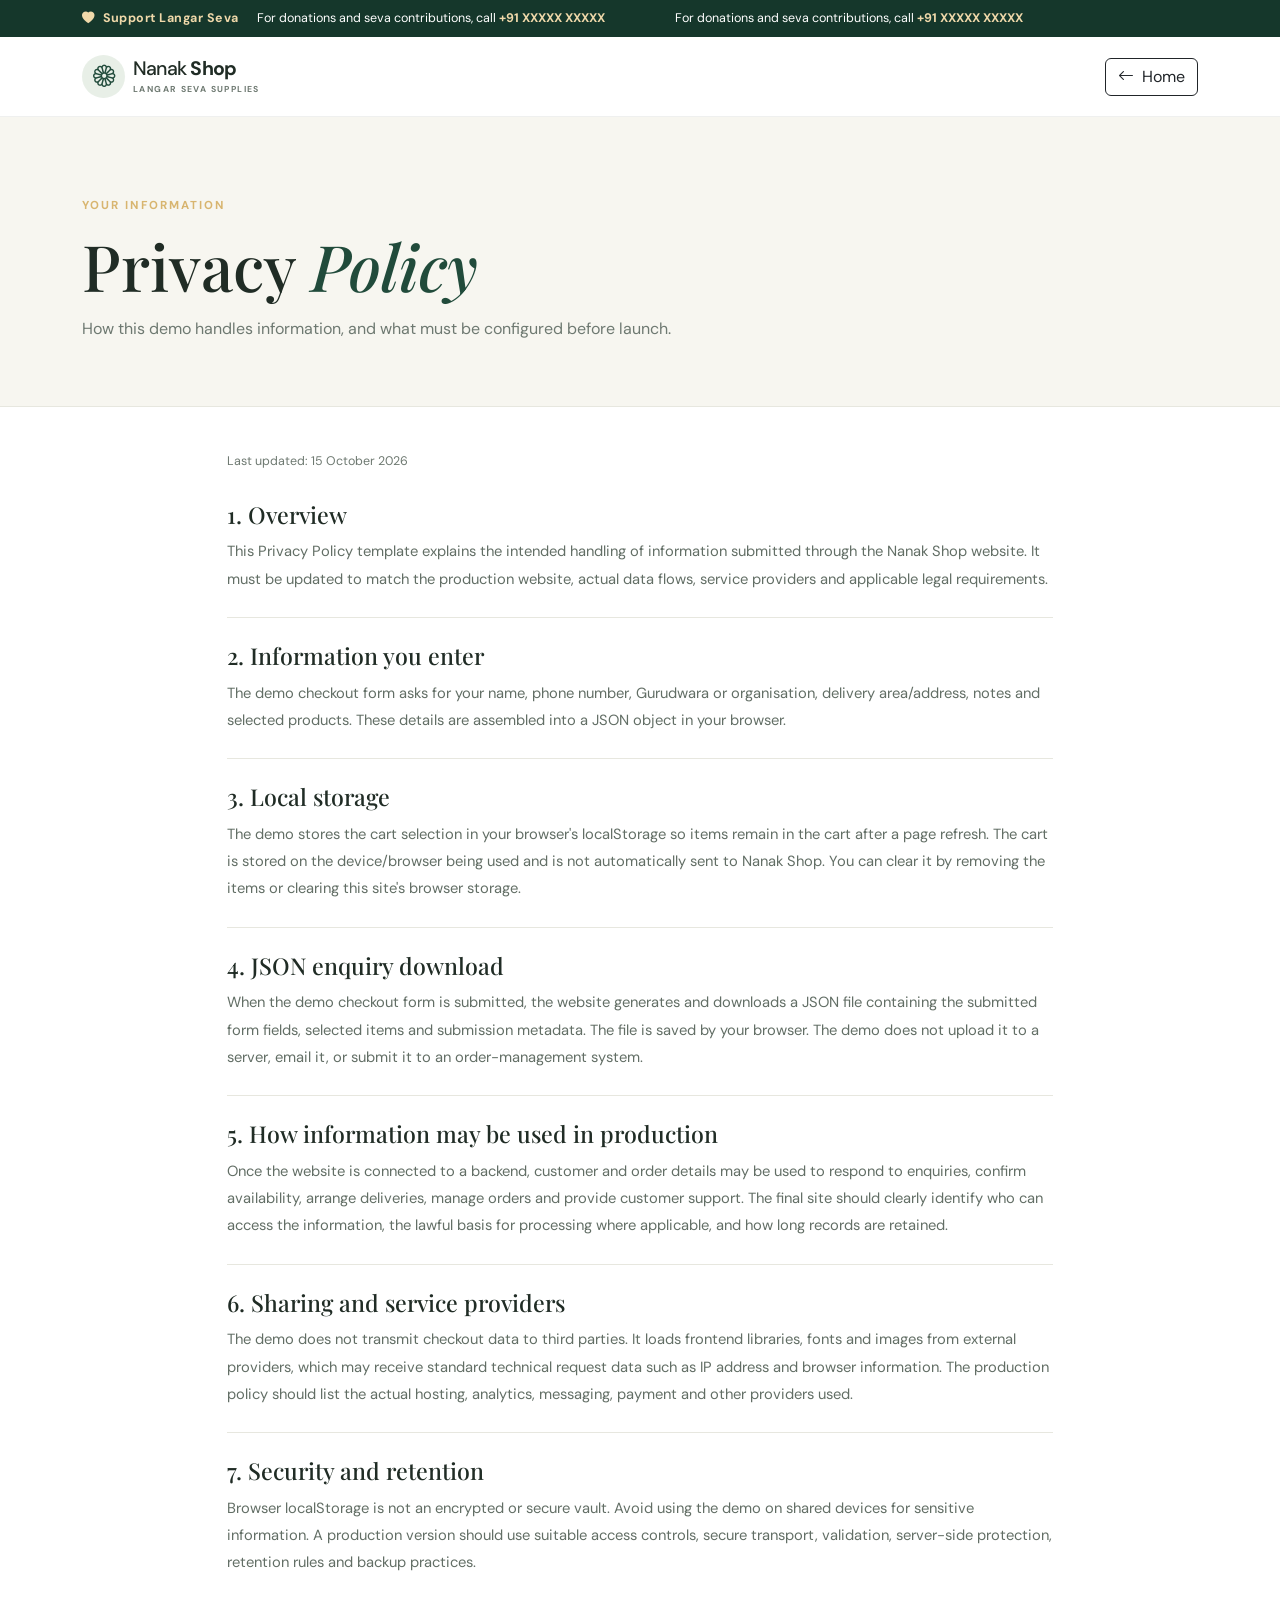
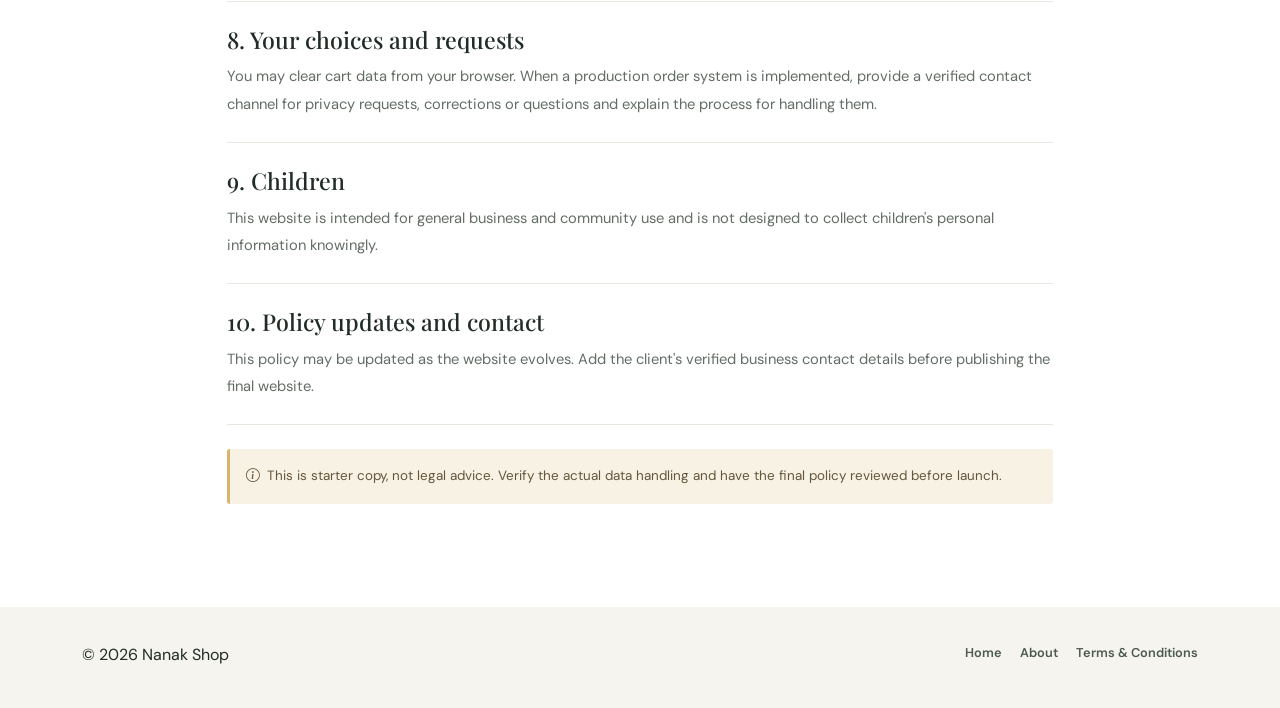
<file: privacy.html>
<!doctype html><html lang="en"><head><meta charset="utf-8"><meta name="viewport" content="width=device-width, initial-scale=1"><title>Privacy Policy | Nanak Shop</title><link href="https://fonts.googleapis.com/css2?family=DM+Sans:wght@400;500;600;700&family=Playfair+Display:ital,wght@0,500;0,600;0,700;1,500&display=swap" rel="stylesheet"><link href="https://cdn.jsdelivr.net/npm/bootstrap@5.3.3/dist/css/bootstrap.min.css" rel="stylesheet"><link href="https://cdn.jsdelivr.net/npm/bootstrap-icons@1.11.3/font/bootstrap-icons.min.css" rel="stylesheet"><link href="assets/css/style.css" rel="stylesheet"></head><body>
<div class="announcement-bar"><div class="container announcement-inner"><span class="announcement-label"><i class="bi bi-heart-fill me-2"></i>Support Langar Seva</span><div class="announcement-track"><span>For donations and seva contributions, call <a href="tel:+91XXXXXXXXXX">+91 XXXXX XXXXX</a></span><span>For donations and seva contributions, call <a href="tel:+91XXXXXXXXXX">+91 XXXXX XXXXX</a></span></div></div></div><nav class="navbar site-nav"><div class="container"><a class="navbar-brand d-flex align-items-center gap-2" href="index.html"><span class="brand-mark"><i class="bi bi-flower1"></i></span><span>Nanak <b>Shop</b><small>LANGAR SEVA SUPPLIES</small></span></a><a class="btn btn-outline-dark" href="index.html"><i class="bi bi-arrow-left me-2"></i>Home</a></div></nav>
<main><section class="legal-hero"><div class="container"><span class="section-kicker">YOUR INFORMATION</span><h1>Privacy <em>Policy</em></h1><p>How this demo handles information, and what must be configured before launch.</p></div></section><section class="legal-content section-pad"><div class="container"><div class="legal-updated">Last updated: 15 October 2026</div><article><h2>1. Overview</h2><p>This Privacy Policy template explains the intended handling of information submitted through the Nanak Shop website. It must be updated to match the production website, actual data flows, service providers and applicable legal requirements.</p></article><article><h2>2. Information you enter</h2><p>The demo checkout form asks for your name, phone number, Gurudwara or organisation, delivery area/address, notes and selected products. These details are assembled into a JSON object in your browser.</p></article><article><h2>3. Local storage</h2><p>The demo stores the cart selection in your browser's localStorage so items remain in the cart after a page refresh. The cart is stored on the device/browser being used and is not automatically sent to Nanak Shop. You can clear it by removing the items or clearing this site's browser storage.</p></article><article><h2>4. JSON enquiry download</h2><p>When the demo checkout form is submitted, the website generates and downloads a JSON file containing the submitted form fields, selected items and submission metadata. The file is saved by your browser. The demo does not upload it to a server, email it, or submit it to an order-management system.</p></article><article><h2>5. How information may be used in production</h2><p>Once the website is connected to a backend, customer and order details may be used to respond to enquiries, confirm availability, arrange deliveries, manage orders and provide customer support. The final site should clearly identify who can access the information, the lawful basis for processing where applicable, and how long records are retained.</p></article><article><h2>6. Sharing and service providers</h2><p>The demo does not transmit checkout data to third parties. It loads frontend libraries, fonts and images from external providers, which may receive standard technical request data such as IP address and browser information. The production policy should list the actual hosting, analytics, messaging, payment and other providers used.</p></article><article><h2>7. Security and retention</h2><p>Browser localStorage is not an encrypted or secure vault. Avoid using the demo on shared devices for sensitive information. A production version should use suitable access controls, secure transport, validation, server-side protection, retention rules and backup practices.</p></article><article><h2>8. Your choices and requests</h2><p>You may clear cart data from your browser. When a production order system is implemented, provide a verified contact channel for privacy requests, corrections or questions and explain the process for handling them.</p></article><article><h2>9. Children</h2><p>This website is intended for general business and community use and is not designed to collect children's personal information knowingly.</p></article><article><h2>10. Policy updates and contact</h2><p>This policy may be updated as the website evolves. Add the client's verified business contact details before publishing the final website.</p></article><div class="legal-warning"><i class="bi bi-info-circle me-2"></i>This is starter copy, not legal advice. Verify the actual data handling and have the final policy reviewed before launch.</div></div></section></main>
<footer class="site-footer"><div class="container d-flex flex-wrap justify-content-between gap-3"><span>© <span class="current-year"></span> Nanak Shop</span><div class="footer-links"><a href="index.html">Home</a><a href="about.html">About</a><a href="terms.html">Terms & Conditions</a></div></div></footer><script src="https://cdn.jsdelivr.net/npm/bootstrap@5.3.3/dist/js/bootstrap.bundle.min.js"></script><script src="assets/js/app.js"></script></body></html>
</file>
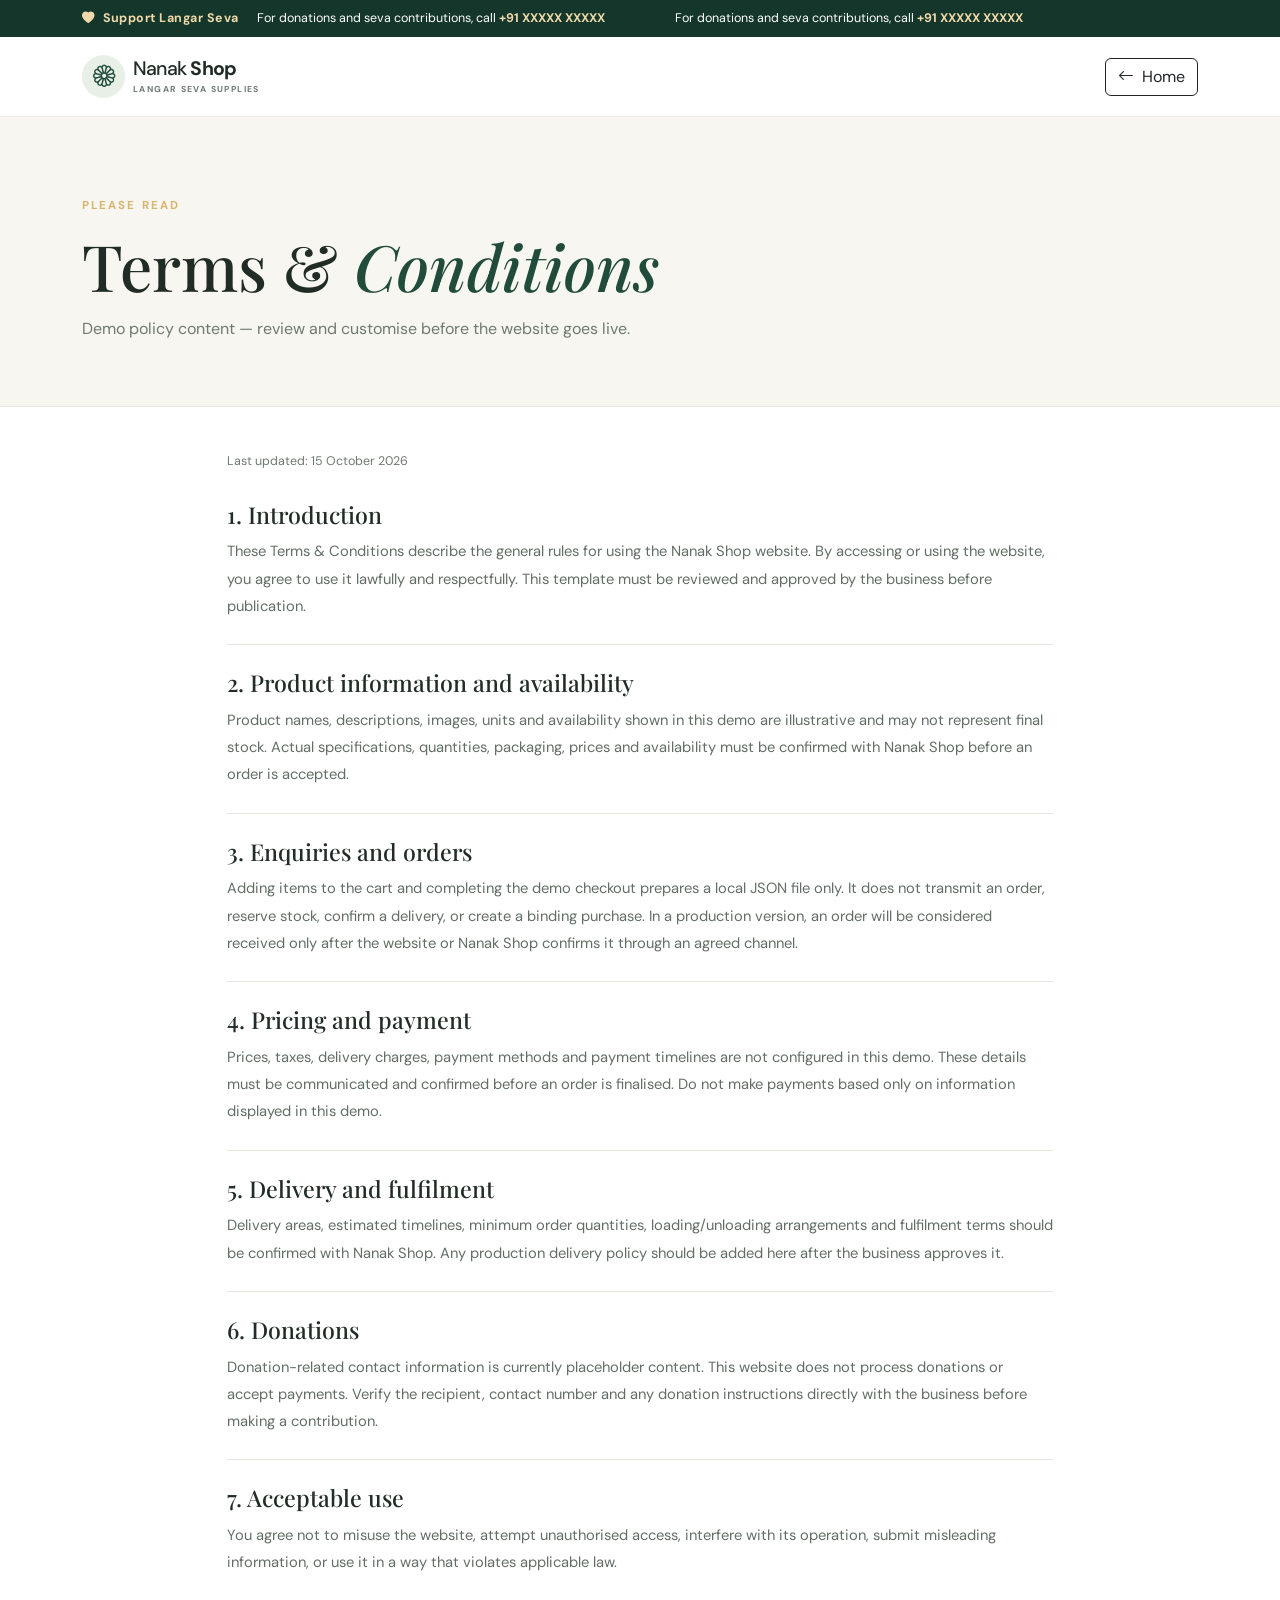
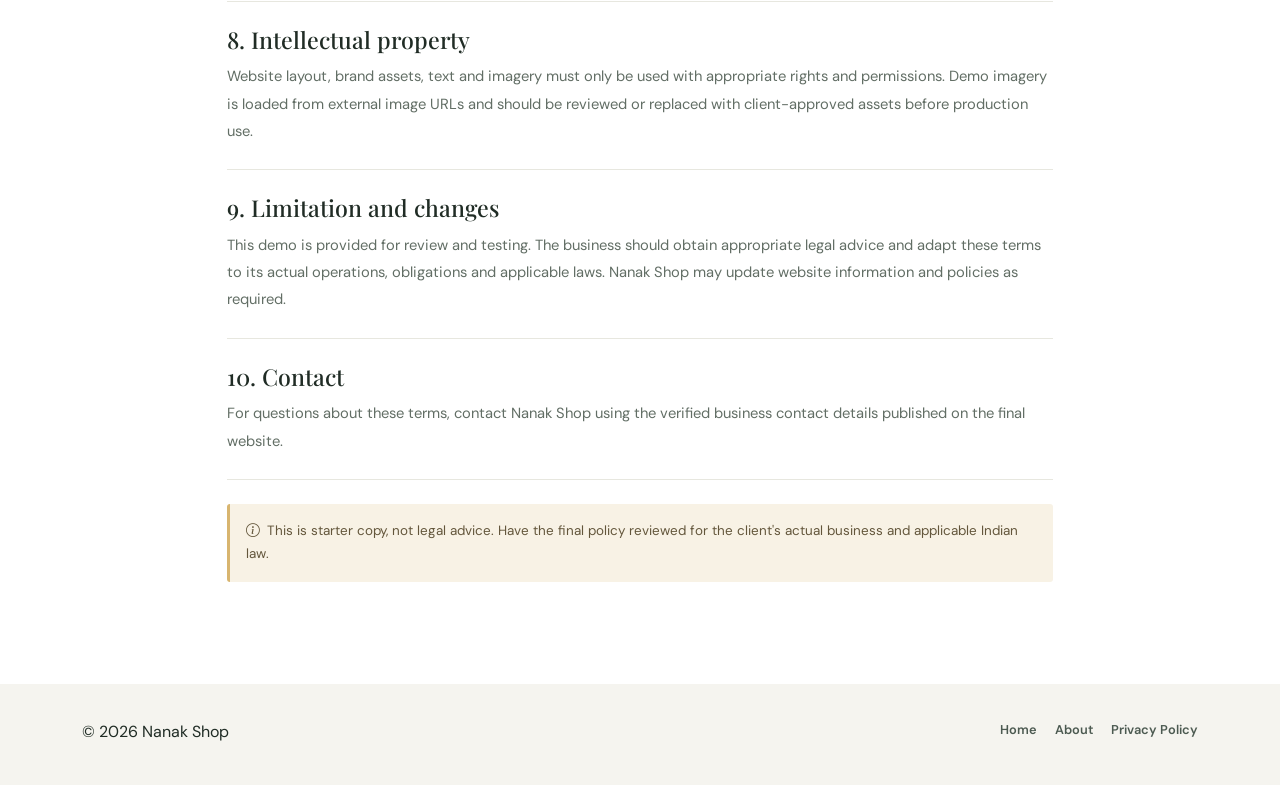
<file: terms.html>
<!doctype html><html lang="en"><head><meta charset="utf-8"><meta name="viewport" content="width=device-width, initial-scale=1"><title>Terms & Conditions | Nanak Shop</title><link href="https://fonts.googleapis.com/css2?family=DM+Sans:wght@400;500;600;700&family=Playfair+Display:ital,wght@0,500;0,600;0,700;1,500&display=swap" rel="stylesheet"><link href="https://cdn.jsdelivr.net/npm/bootstrap@5.3.3/dist/css/bootstrap.min.css" rel="stylesheet"><link href="https://cdn.jsdelivr.net/npm/bootstrap-icons@1.11.3/font/bootstrap-icons.min.css" rel="stylesheet"><link href="assets/css/style.css" rel="stylesheet"></head><body>
<div class="announcement-bar"><div class="container announcement-inner"><span class="announcement-label"><i class="bi bi-heart-fill me-2"></i>Support Langar Seva</span><div class="announcement-track"><span>For donations and seva contributions, call <a href="tel:+91XXXXXXXXXX">+91 XXXXX XXXXX</a></span><span>For donations and seva contributions, call <a href="tel:+91XXXXXXXXXX">+91 XXXXX XXXXX</a></span></div></div></div><nav class="navbar site-nav"><div class="container"><a class="navbar-brand d-flex align-items-center gap-2" href="index.html"><span class="brand-mark"><i class="bi bi-flower1"></i></span><span>Nanak <b>Shop</b><small>LANGAR SEVA SUPPLIES</small></span></a><a class="btn btn-outline-dark" href="index.html"><i class="bi bi-arrow-left me-2"></i>Home</a></div></nav>
<main><section class="legal-hero"><div class="container"><span class="section-kicker">PLEASE READ</span><h1>Terms & <em>Conditions</em></h1><p>Demo policy content — review and customise before the website goes live.</p></div></section><section class="legal-content section-pad"><div class="container"><div class="legal-updated">Last updated: 15 October 2026</div><article><h2>1. Introduction</h2><p>These Terms & Conditions describe the general rules for using the Nanak Shop website. By accessing or using the website, you agree to use it lawfully and respectfully. This template must be reviewed and approved by the business before publication.</p></article><article><h2>2. Product information and availability</h2><p>Product names, descriptions, images, units and availability shown in this demo are illustrative and may not represent final stock. Actual specifications, quantities, packaging, prices and availability must be confirmed with Nanak Shop before an order is accepted.</p></article><article><h2>3. Enquiries and orders</h2><p>Adding items to the cart and completing the demo checkout prepares a local JSON file only. It does not transmit an order, reserve stock, confirm a delivery, or create a binding purchase. In a production version, an order will be considered received only after the website or Nanak Shop confirms it through an agreed channel.</p></article><article><h2>4. Pricing and payment</h2><p>Prices, taxes, delivery charges, payment methods and payment timelines are not configured in this demo. These details must be communicated and confirmed before an order is finalised. Do not make payments based only on information displayed in this demo.</p></article><article><h2>5. Delivery and fulfilment</h2><p>Delivery areas, estimated timelines, minimum order quantities, loading/unloading arrangements and fulfilment terms should be confirmed with Nanak Shop. Any production delivery policy should be added here after the business approves it.</p></article><article><h2>6. Donations</h2><p>Donation-related contact information is currently placeholder content. This website does not process donations or accept payments. Verify the recipient, contact number and any donation instructions directly with the business before making a contribution.</p></article><article><h2>7. Acceptable use</h2><p>You agree not to misuse the website, attempt unauthorised access, interfere with its operation, submit misleading information, or use it in a way that violates applicable law.</p></article><article><h2>8. Intellectual property</h2><p>Website layout, brand assets, text and imagery must only be used with appropriate rights and permissions. Demo imagery is loaded from external image URLs and should be reviewed or replaced with client-approved assets before production use.</p></article><article><h2>9. Limitation and changes</h2><p>This demo is provided for review and testing. The business should obtain appropriate legal advice and adapt these terms to its actual operations, obligations and applicable laws. Nanak Shop may update website information and policies as required.</p></article><article><h2>10. Contact</h2><p>For questions about these terms, contact Nanak Shop using the verified business contact details published on the final website.</p></article><div class="legal-warning"><i class="bi bi-info-circle me-2"></i>This is starter copy, not legal advice. Have the final policy reviewed for the client's actual business and applicable Indian law.</div></div></section></main>
<footer class="site-footer"><div class="container d-flex flex-wrap justify-content-between gap-3"><span>© <span class="current-year"></span> Nanak Shop</span><div class="footer-links"><a href="index.html">Home</a><a href="about.html">About</a><a href="privacy.html">Privacy Policy</a></div></div></footer><script src="https://cdn.jsdelivr.net/npm/bootstrap@5.3.3/dist/js/bootstrap.bundle.min.js"></script><script src="assets/js/app.js"></script></body></html>
</file>
<file: assets/css/style.css>
@import url('https://fonts.googleapis.com/css2?family=DM+Sans:wght@400;500;600;700&family=Playfair+Display:ital,wght@0,500;0,600;0,700;1,500;1,600&display=swap');
:root{--ink:#202c25;--muted:#6e7971;--green:#214b3b;--green-dark:#15372b;--gold:#d8b56f;--cream:#f7f6f0;--line:#e7e7df;--white:#fff;--shadow:0 18px 50px rgba(25,44,34,.1)}
*{box-sizing:border-box}html{scroll-behavior:smooth;scroll-padding-top:95px}body{font-family:'DM Sans',sans-serif;color:var(--ink);background:#fff;overflow-x:hidden}a{text-decoration:none}.announcement-bar{background:var(--green-dark);color:#fff;font-size:.78rem;overflow:hidden}.announcement-inner{display:flex;align-items:center;gap:18px;min-height:37px}.announcement-label{white-space:nowrap;color:#f0d9aa;font-weight:700;letter-spacing:.04em}.announcement-track{display:flex;gap:70px;white-space:nowrap;overflow:hidden;flex:1}.announcement-track span{animation:marquee 25s linear infinite}.announcement-track:hover span{animation-play-state:paused}.announcement-track a{color:#f0d9aa;font-weight:700}@keyframes marquee{from{transform:translateX(0)}to{transform:translateX(-105%)}}
.site-nav{background:rgba(255,255,255,.97);backdrop-filter:blur(12px);border-bottom:1px solid rgba(29,41,36,.07);padding:13px 0;z-index:1020}.navbar-brand{font-size:1.22rem;line-height:1;color:var(--ink);font-weight:500;letter-spacing:-.04em}.navbar-brand b{font-weight:700}.navbar-brand small{display:block;font-size:.54rem;letter-spacing:.16em;margin-top:6px;color:var(--muted);font-weight:700}.brand-mark{display:grid;place-items:center;width:43px;height:43px;border-radius:50%;background:#e8efe7;color:var(--green);font-size:1.4rem;flex-shrink:0}.nav-link{color:#4e5a53;font-size:.91rem;font-weight:600;padding:.65rem .8rem!important}.nav-link:hover,.nav-link.active{color:var(--green)}.btn-cart{border:1px solid var(--line);border-radius:50px;padding:9px 16px;font-weight:700;color:var(--ink);background:#fff}.btn-cart:hover{border-color:var(--green);color:var(--green)}.cart-count{display:inline-grid;place-items:center;min-width:23px;height:23px;border-radius:50%;background:var(--green);color:#fff;font-size:.72rem;margin-left:4px}.navbar-toggler{border:1px solid var(--line);padding:8px 10px}.navbar-toggler:focus{box-shadow:0 0 0 .15rem rgba(33,75,59,.16)}.mobile-drawer{width:min(86vw,360px)!important;border:0}.mobile-drawer .offcanvas-header{padding:22px 20px;border-bottom:1px solid var(--line)}.mobile-drawer .offcanvas-body{display:flex;flex-direction:column;padding:20px}.drawer-links{display:grid;gap:6px}.drawer-links a,.drawer-links button{display:flex;align-items:center;gap:13px;padding:14px 12px;border-radius:7px;border:0;background:transparent;text-align:left;color:var(--ink);font-weight:700}.drawer-links a:hover,.drawer-links button:hover{background:#eef2eb;color:var(--green)}.drawer-links i{font-size:1.1rem;color:var(--green);width:23px}.drawer-seva{margin-top:auto;background:var(--cream);border-radius:8px;padding:18px;display:grid;gap:7px;color:var(--green)}.drawer-seva>i{font-size:1.5rem}.drawer-seva b{font-size:.85rem}.drawer-seva a{color:var(--green);font-weight:700}
.hero-section{position:relative;isolation:isolate;overflow:hidden;color:#fff;background:#172d24 url('https://images.unsplash.com/photo-1593113598332-cd288d649433?auto=format&fit=crop&w=2000&q=90') center 42%/cover no-repeat}.hero-shade{position:absolute;inset:0;z-index:-1;background:linear-gradient(90deg,rgba(12,31,23,.93) 0%,rgba(12,31,23,.78) 43%,rgba(12,31,23,.22) 100%)}.hero-content{padding-top:clamp(85px,11vw,145px);padding-bottom:clamp(80px,10vw,130px)}.hero-section h1,.page-hero h1{font-family:'Playfair Display',serif;font-size:clamp(3rem,6.4vw,5.7rem);line-height:1.02;letter-spacing:-.045em;margin:25px 0}.hero-section h1 em,.page-hero h1 em{color:var(--gold);font-weight:500}.eyebrow,.section-kicker{display:inline-block;font-size:.72rem;font-weight:700;letter-spacing:.18em;color:var(--gold)}.eyebrow{border:1px solid rgba(255,255,255,.3);border-radius:50px;padding:10px 15px;color:#f0d9aa}.hero-copy{font-size:1.06rem;line-height:1.85;color:rgba(255,255,255,.79);max-width:570px}.btn-primary-custom{background:var(--green);border:1px solid var(--green);color:#fff;border-radius:5px;font-weight:700;padding:13px 22px;transition:transform .25s,background .25s,box-shadow .25s}.btn-primary-custom:hover{background:var(--green-dark);border-color:var(--green-dark);color:#fff;transform:translateY(-2px);box-shadow:0 9px 24px rgba(21,55,43,.17)}.hero-section .btn-primary-custom{background:var(--gold);border-color:var(--gold);color:#1f2a23}.hero-section .btn-primary-custom:hover{background:#e7c783;border-color:#e7c783}.hero-trust{display:flex;flex-wrap:wrap;gap:18px;color:rgba(255,255,255,.83);font-size:.8rem;margin-top:45px}.hero-trust i{color:var(--gold);margin-right:5px}.hero-vertical{position:absolute;right:3%;bottom:55px;display:flex;align-items:center;gap:12px;writing-mode:vertical-rl;font-size:.65rem;letter-spacing:.25em;color:rgba(255,255,255,.75)}.hero-vertical i{width:1px;height:55px;background:var(--gold)}
.value-strip{background:var(--cream);border-bottom:1px solid var(--line);padding:27px 0}.value-item{display:flex;align-items:center;gap:15px;justify-content:center}.value-item>i{font-size:1.7rem;color:var(--green)}.value-item b,.value-item small{display:block}.value-item b{font-size:.9rem}.value-item small{font-size:.76rem;color:var(--muted);margin-top:4px}
.section-pad{padding:clamp(65px,8vw,105px) 0}.story-image{position:relative;padding:0 20px 20px 0}.story-image:before{content:"";position:absolute;right:0;bottom:0;width:70%;height:65%;background:#e7eddf;border-radius:5px;z-index:-1}.story-image img{width:100%;height:clamp(330px,42vw,490px);object-fit:cover;border-radius:5px;box-shadow:var(--shadow)}.image-note{position:absolute;left:20px;bottom:36px;background:#fff;padding:15px 18px;display:flex;gap:12px;align-items:center;box-shadow:var(--shadow);border-radius:4px;max-width:calc(100% - 40px)}.image-note>i{display:grid;place-items:center;width:40px;height:40px;flex-shrink:0;background:#f8f1e4;color:#b38b45;border-radius:50%;font-size:1.1rem}.image-note b,.image-note small{display:block}.image-note b{font-size:.88rem}.image-note small{font-size:.73rem;color:var(--muted);margin-top:3px}.section-title{font-family:'Playfair Display',serif;font-size:clamp(2.25rem,4.4vw,3.5rem);line-height:1.12;letter-spacing:-.035em;margin:15px 0 20px}.section-title em{color:var(--green);font-weight:500}.section-copy{color:var(--muted);line-height:1.85;font-size:.95rem;max-width:680px}.text-link{display:inline-flex;align-items:center;gap:10px;color:var(--green);font-weight:700;border-bottom:1px solid #c4d0c5;padding-bottom:7px;margin-top:8px}.text-link i{transition:transform .2s}.text-link:hover i{transform:translateX(4px)}
.products-section,.about-values{background:var(--cream)}.section-heading{margin-bottom:40px}.section-heading .section-copy{max-width:540px}.product-toolbar{display:flex;justify-content:space-between;align-items:center;gap:18px;margin-bottom:28px;flex-wrap:wrap}.category-pills{display:flex;gap:8px;flex-wrap:wrap}.filter-btn{border:1px solid #e0e2d9;background:transparent;color:#5c675f;border-radius:50px;padding:9px 17px;font-size:.82rem;font-weight:700;transition:.2s}.filter-btn:hover,.filter-btn.active{background:var(--green);color:#fff;border-color:var(--green)}.search-box{display:flex;align-items:center;gap:10px;background:#fff;border:1px solid var(--line);border-radius:50px;padding:0 8px 0 15px;min-width:245px}.search-box>i{color:#7b857c}.search-box input{border:0;outline:0;background:transparent;padding:11px 0;font:inherit;font-size:.83rem;width:100%;min-width:0}.voice-search-btn{display:grid;place-items:center;flex:0 0 auto;width:34px;height:34px;border:0;border-radius:50%;background:#e8efe7;color:var(--green);transition:.2s}.voice-search-btn:hover,.voice-search-btn:focus-visible{background:var(--green);color:#fff;outline:0}.voice-search-btn.is-listening{background:#b54031;color:#fff;animation:voicePulse 1.1s ease-in-out infinite}.voice-search-btn i{color:currentColor}@keyframes voicePulse{50%{box-shadow:0 0 0 7px rgba(181,64,49,.16)}}.product-card{height:100%;background:#fff;border:1px solid #eeede7;border-radius:7px;overflow:hidden;transition:transform .28s,box-shadow .28s}.product-card:hover{transform:translateY(-6px);box-shadow:var(--shadow)}.product-image{height:210px;position:relative;background:#e7e8df;overflow:hidden}.product-image img{width:100%;height:100%;object-fit:cover;transition:transform .5s}.product-card:hover .product-image img{transform:scale(1.045)}.product-tag{position:absolute;left:14px;top:14px;background:rgba(255,255,255,.95);color:var(--green);font-size:.65rem;letter-spacing:.04em;text-transform:uppercase;font-weight:700;padding:7px 10px;border-radius:3px}.product-body{padding:19px}.product-body h3{font-family:'Playfair Display',serif;font-size:1.25rem;margin-bottom:8px}.product-body p{color:var(--muted);font-size:.82rem;line-height:1.65;min-height:44px;margin-bottom:16px}.product-bottom{display:flex;align-items:center;justify-content:space-between;gap:10px;border-top:1px solid #efeee8;padding-top:14px}.product-unit{font-size:.74rem;color:var(--muted)}.add-btn{border:0;border-radius:4px;background:#e8efe7;color:var(--green);font-weight:700;padding:9px 12px;font-size:.79rem;white-space:nowrap;transition:.2s}.add-btn:hover{background:var(--green);color:#fff}.add-btn i{margin-right:5px}.empty-state{text-align:center;padding:50px 0;color:var(--muted)}.empty-state i{font-size:2rem}.empty-state h5{color:var(--ink);margin-top:10px}
.testimonials-section{background:#fff}.testimonial-card{height:100%;padding:28px;border:1px solid var(--line);border-radius:7px;background:#fff;transition:transform .25s,box-shadow .25s}.testimonial-card:hover{transform:translateY(-5px);box-shadow:var(--shadow)}.quote-mark{font-family:'Playfair Display',serif;font-size:4.5rem;line-height:.8;color:#d4b16e}.testimonial-card p{font-family:'Playfair Display',serif;font-size:1.13rem;line-height:1.65;margin:18px 0 25px}.testimonial-person{display:flex;align-items:center;gap:11px;border-top:1px solid var(--line);padding-top:17px}.avatar{width:39px;height:39px;border-radius:50%;background:#e9efe7;display:grid;place-items:center;color:var(--green)}.testimonial-person b,.testimonial-person small{display:block}.testimonial-person b{font-size:.82rem}.testimonial-person small{font-size:.72rem;color:var(--muted);margin-top:3px}.testimonial-disclaimer{font-size:.72rem;color:#818981;text-align:center;margin:22px 0 0}
.seva-cta{background:var(--green-dark);color:#fff;padding:58px 0;position:relative;overflow:hidden}.seva-cta:after{content:"✳";position:absolute;right:8%;top:-75px;font-size:300px;line-height:1;color:rgba(255,255,255,.035)}.seva-cta .container{position:relative;z-index:1}.section-kicker.light{color:#e5c481}.seva-cta h2{font-family:'Playfair Display',serif;font-size:clamp(1.9rem,3.2vw,2.7rem);margin:12px 0}.seva-cta p{color:rgba(255,255,255,.7);margin-bottom:0}.seva-cta .btn{font-weight:700;border-radius:4px;padding:14px 22px}
.site-footer{padding:36px 0;background:#f5f4ef}.footer-brand{display:inline-flex;align-items:center;gap:10px;color:var(--ink);font-weight:700;font-size:1.05rem}.footer-brand .brand-mark{width:36px;height:36px;font-size:1.1rem}.footer-note{color:var(--muted);font-size:.8rem;margin:12px 0 0}.footer-links{display:flex;justify-content:flex-end;gap:18px;flex-wrap:wrap;margin-bottom:10px}.footer-links a{font-size:.8rem;font-weight:600;color:#4c5a51}.site-footer small{font-size:.75rem;color:var(--muted)}
.cart-panel{width:min(100%,480px)!important}.cart-panel .offcanvas-header{padding:25px 25px 18px;border-bottom:1px solid var(--line)}.cart-panel .offcanvas-title{font-family:'Playfair Display',serif;font-size:1.7rem;margin-top:5px}.cart-panel .offcanvas-body{padding:20px 25px}.cart-items{flex:1}.cart-row{display:grid;grid-template-columns:66px 1fr auto;gap:13px;padding:15px 0;border-bottom:1px solid var(--line);align-items:center}.cart-thumb{width:66px;height:66px;object-fit:cover;border-radius:4px}.cart-row h6{font-size:.91rem;margin:0 0 5px}.cart-row small{color:var(--muted);font-size:.75rem}.quantity-control{display:flex;align-items:center;gap:10px;margin-top:8px}.quantity-control button{width:26px;height:26px;border:1px solid var(--line);background:#fff;border-radius:50%;line-height:1}.quantity-control span{font-size:.8rem;font-weight:700}.remove-item{border:0;background:transparent;color:#8a918b;padding:5px}.empty-cart{text-align:center;margin:auto;padding:45px 10px}.empty-cart>i{font-size:2.7rem;color:#a8b7a7}.empty-cart h6{font-weight:700;margin-top:15px}.empty-cart p{font-size:.85rem;color:var(--muted)}.cart-summary{border-top:1px solid var(--line);padding-top:20px;margin-top:15px}.cart-disclaimer{font-size:.75rem;color:var(--muted);line-height:1.6}.checkout-modal{border:0;border-radius:8px;overflow:hidden}.checkout-modal .modal-header{padding:25px 25px 15px;border:0}.checkout-modal .modal-title{font-family:'Playfair Display',serif;font-size:1.7rem;margin-top:5px}.checkout-modal .modal-body{padding:5px 25px 20px}.checkout-modal .modal-footer{padding:15px 25px 25px;border:0}.form-label{font-size:.82rem;font-weight:700}.form-control{border-color:#dedfd7;padding:11px 12px;font-size:.88rem}.form-control:focus{border-color:#78937d;box-shadow:0 0 0 .2rem rgba(33,75,59,.1)}.order-preview{background:var(--cream);border-radius:5px;padding:14px;font-size:.82rem}.order-preview b{display:block;margin-bottom:7px}.order-preview div{color:var(--muted);line-height:1.7}.toast{border:1px solid var(--line);box-shadow:var(--shadow)}
.page-hero{position:relative;isolation:isolate;color:#fff;background:#183528 url('https://images.unsplash.com/photo-1593113598332-cd288d649433?auto=format&fit=crop&w=2000&q=85') center/cover no-repeat;padding:110px 0 100px}.page-hero .hero-shade{background:linear-gradient(90deg,rgba(12,31,23,.92),rgba(12,31,23,.55))}.page-hero h1{font-size:clamp(2.8rem,6vw,5rem);max-width:850px}.page-hero .hero-copy{max-width:600px}.value-card{height:100%;background:#fff;border:1px solid var(--line);border-radius:7px;padding:30px;transition:.25s}.value-card:hover{transform:translateY(-5px);box-shadow:var(--shadow)}.value-icon{display:grid;place-items:center;width:50px;height:50px;background:#e8efe7;color:var(--green);border-radius:50%;font-size:1.35rem;margin-bottom:20px}.value-card h3{font-family:'Playfair Display',serif;font-size:1.45rem}.value-card p{color:var(--muted);font-size:.9rem;line-height:1.8;margin-bottom:0}.about-checklist{background:var(--cream);padding:26px;border-radius:7px;display:grid;gap:22px}.about-checklist>div{display:flex;gap:13px}.about-checklist i{color:var(--green);font-size:1.2rem}.about-checklist b,.about-checklist small{display:block}.about-checklist b{font-size:.9rem}.about-checklist small{font-size:.78rem;color:var(--muted);margin-top:4px}
.legal-hero{padding:75px 0 65px;background:var(--cream);border-bottom:1px solid var(--line)}.legal-hero h1{font-family:'Playfair Display',serif;font-size:clamp(2.7rem,5vw,4.4rem);margin:12px 0}.legal-hero h1 em{color:var(--green);font-weight:500}.legal-hero p{color:var(--muted);margin:0}.legal-content{padding-top:45px}.legal-content .container{max-width:850px}.legal-updated{font-size:.78rem;color:var(--muted);margin-bottom:30px}.legal-content article{padding:0 0 24px;margin-bottom:24px;border-bottom:1px solid var(--line)}.legal-content article h2{font-family:'Playfair Display',serif;font-size:1.45rem;margin-bottom:10px}.legal-content article p{color:#626e65;line-height:1.85;font-size:.92rem;margin:0}.legal-warning{background:#f8f2e5;border-left:3px solid var(--gold);padding:16px;font-size:.84rem;line-height:1.7;color:#63563b;border-radius:3px}
.reveal{opacity:0;transform:translateY(22px);transition:opacity .75s ease,transform .75s cubic-bezier(.2,.7,.2,1)}.reveal.is-visible{opacity:1;transform:translateY(0)}.delay-1{transition-delay:.12s}.delay-2{transition-delay:.22s}.delay-3{transition-delay:.32s}@keyframes gentleFloat{0%,100%{transform:translateY(0)}50%{transform:translateY(-5px)}}.brand-mark{animation:gentleFloat 5s ease-in-out infinite}
@media(max-width:991px){.hero-shade{background:linear-gradient(90deg,rgba(12,31,23,.93),rgba(12,31,23,.65))}.hero-vertical{display:none}.hero-trust{gap:12px}.value-item{justify-content:flex-start}.site-nav .navbar-collapse{display:none!important}}
@media(max-width:575px){.announcement-inner{gap:9px}.announcement-label{font-size:.65rem}.announcement-track{font-size:.68rem}.navbar-brand{font-size:1.1rem}.brand-mark{width:38px;height:38px}.hero-content{padding-top:72px;padding-bottom:66px}.hero-section h1{font-size:clamp(2.65rem,12vw,3.55rem)}.hero-copy{font-size:.94rem}.hero-trust{display:grid;gap:9px;margin-top:32px}.value-strip{padding:22px 0}.value-item{gap:12px}.value-item>i{font-size:1.5rem}.section-pad{padding:62px 0}.story-image{padding-right:12px;padding-bottom:14px}.story-image img{height:330px}.image-note{left:12px;bottom:26px;padding:11px 12px}.image-note>i{width:34px;height:34px}.product-toolbar{align-items:stretch}.category-pills{gap:6px}.filter-btn{padding:8px 12px;font-size:.75rem}.search-box{min-width:100%}.product-image{height:205px}.testimonial-card{padding:23px}.seva-cta{padding:44px 0}.footer-links{justify-content:flex-start;margin-top:10px}.site-footer .text-md-end{text-align:left!important}.cart-panel .offcanvas-header{padding:20px}.cart-panel .offcanvas-body{padding:18px}.checkout-modal .modal-header,.checkout-modal .modal-body,.checkout-modal .modal-footer{padding-left:18px;padding-right:18px}.page-hero{padding:78px 0 70px}.legal-hero{padding:55px 0 45px}}
/* @media(prefers-reduced-motion:reduce){*,*::before,*::after{scroll-behavior:auto!important;animation-duration:.01ms!important;animation-iteration-count:1!important;transition-duration:.01ms!important}.reveal{opacity:1;transform:none}} */
</file>
